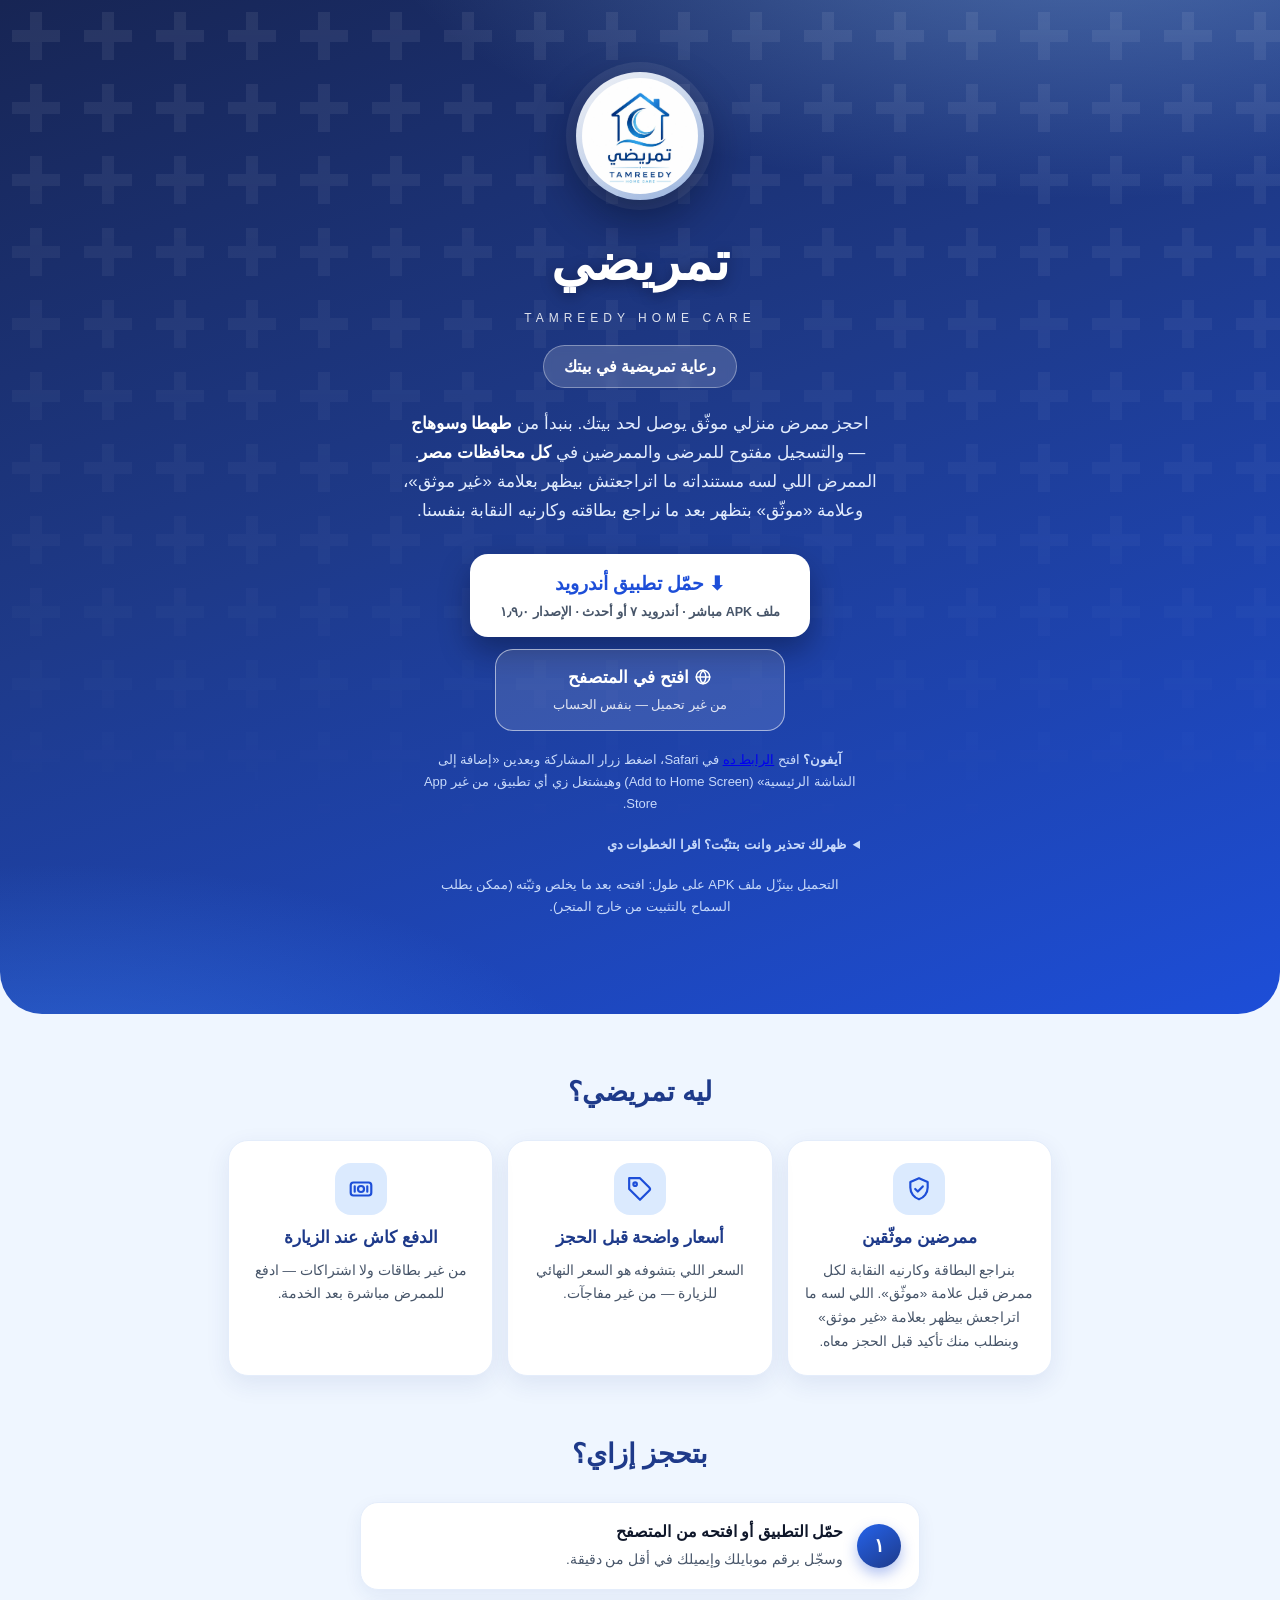
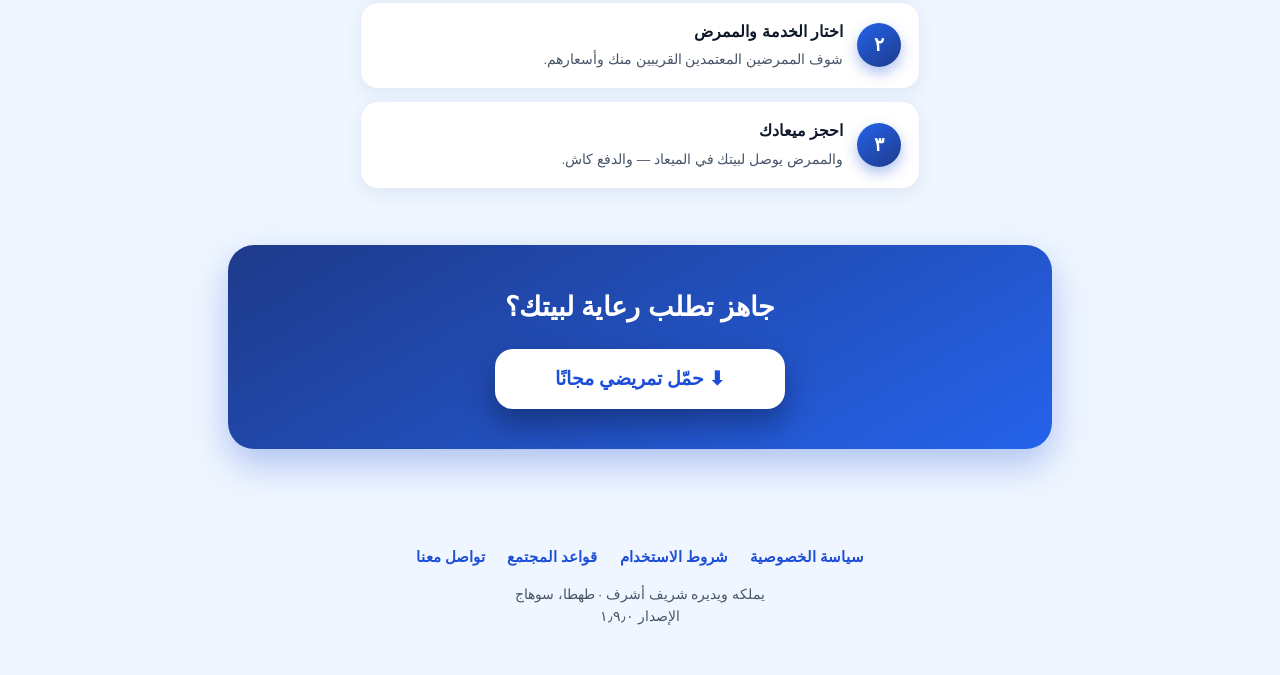
<file: index.html>
<!DOCTYPE html>
<html lang="ar" dir="rtl">
<head>
<meta charset="utf-8">
<meta name="viewport" content="width=device-width, initial-scale=1">
<title>تمريضي — رعاية تمريضية في بيتك</title>
<meta name="description" content="تمريضي: احجز ممرض منزلي موثّق. بنبدأ من طهطا وسوهاج والتسجيل مفتوح لكل محافظات مصر. أسعار واضحة والدفع كاش عند الزيارة.">
<meta name="theme-color" content="#1d4ed8">
<link rel="icon" href="logo.jpg">
<link rel="stylesheet" href="style.css">
</head>
<body>

<header class="hero">
  <div class="crosses" aria-hidden="true"></div>
  <div class="hero-in">
    <div class="logo-ring"><img src="logo.jpg" alt="شعار تمريضي"></div>
    <h1>تمريضي</h1>
    <div class="en">TAMREEDY HOME CARE</div>
    <div class="pill">رعاية تمريضية في بيتك</div>
    <p class="desc">احجز ممرض منزلي موثّق يوصل لحد بيتك. بنبدأ من <strong>طهطا وسوهاج</strong> — والتسجيل مفتوح للمرضى والممرضين في <strong>كل محافظات مصر</strong>. الممرض اللي لسه مستنداته ما اتراجعتش بيظهر بعلامة «غير موثق»، وعلامة «موثّق» بتظهر بعد ما نراجع بطاقته وكارنيه النقابة بنفسنا.</p>
    <div class="ctas">
      <a class="btn btn-main" href="./downloads/tamreedy.apk" type="application/vnd.android.package-archive">
        <span class="btn-title">⬇ حمّل تطبيق أندرويد</span>
        <span class="btn-sub">ملف APK مباشر · أندرويد ٧ أو أحدث · الإصدار ١٫٩٫٠</span>
      </a>
      <a class="btn btn-ghost" href="./app/">
        <span class="btn-title"><svg viewBox="0 0 24 24" width="18" height="18" fill="none" stroke="currentColor" stroke-width="2" stroke-linecap="round" style="vertical-align:-3px"><circle cx="12" cy="12" r="9"/><path d="M3 12h18M12 3c2.5 2.6 4 5.7 4 9s-1.5 6.4-4 9c-2.5-2.6-4-5.7-4-9s1.5-6.4 4-9z"/></svg> افتح في المتصفح</span>
        <span class="btn-sub">من غير تحميل — بنفس الحساب</span>
      </a>
    </div>
    <p class="note"><strong>آيفون؟</strong> افتح <a href="./app/">الرابط ده</a> في Safari، اضغط زرار المشاركة وبعدين «إضافة إلى الشاشة الرئيسية» (Add to Home Screen) وهيشتغل زي أي تطبيق، من غير App Store.</p>
    <details class="note" id="install-guide" style="text-align:start">
      <summary><strong>ظهرلك تحذير وانت بتثبّت؟ اقرا الخطوات دي</strong></summary>
      <ol style="line-height:1.9;margin:8px 0 0;padding-inline-start:20px">
        <li>بعد التحميل افتح الملف. لو أندرويد سألك عن «التثبيت من مصدر غير معروف» اضغط «الإعدادات» وفعّل «السماح من المتصفح ده»، وارجع واضغط تثبيت.</li>
        <li>لو ظهرت رسالة Google Play Protect: اضغط «تفاصيل أكتر» وبعدين «تثبيت على أي حال».</li>
        <li>التحذير ده بيظهر لأي تطبيق بيتحمّل من برّه متجر Google Play، مش معناه إن فيه مشكلة. التطبيق بتاعنا موقّع بشهادة تمريضي، وهننقله لمتجر Google Play قريب عشان التحذير يختفي.</li>
        <li>لو بتحدّث تطبيق متثبّت: نزّل الملف وثبّته فوق القديم، حسابك مش هيتأثر.</li>
      </ol>
    </details>
    <p class="note">التحميل بينزّل ملف APK على طول: افتحه بعد ما يخلص وثبّته (ممكن يطلب السماح بالتثبيت من خارج المتجر).</p>
  </div>
</header>

<main>
  <section class="section">
    <h2>ليه تمريضي؟</h2>
    <div class="cards">
      <div class="card">
        <div class="card-ic"><svg viewBox="0 0 24 24" width="26" height="26" fill="none" stroke="#1d4ed8" stroke-width="2" stroke-linecap="round" stroke-linejoin="round"><path d="M12 2l8 3.5v5.2c0 5-3.4 9.4-8 10.8-4.6-1.4-8-5.8-8-10.8V5.5z"/><path d="M8.5 12l2.4 2.4 4.6-4.8"/></svg></div>
        <strong>ممرضين موثّقين</strong>
        <span>بنراجع البطاقة وكارنيه النقابة لكل ممرض قبل علامة «موثّق». اللي لسه ما اتراجعش بيظهر بعلامة «غير موثق» وبنطلب منك تأكيد قبل الحجز معاه.</span>
      </div>
      <div class="card">
        <div class="card-ic"><svg viewBox="0 0 24 24" width="26" height="26" fill="none" stroke="#1d4ed8" stroke-width="2" stroke-linecap="round" stroke-linejoin="round"><path d="M20.6 13.4L12 22 2 12V2h10l8.6 8.6a2 2 0 010 2.8z"/><circle cx="7.5" cy="7.5" r="1.6"/></svg></div>
        <strong>أسعار واضحة قبل الحجز</strong>
        <span>السعر اللي بتشوفه هو السعر النهائي للزيارة — من غير مفاجآت.</span>
      </div>
      <div class="card">
        <div class="card-ic"><svg viewBox="0 0 24 24" width="26" height="26" fill="none" stroke="#1d4ed8" stroke-width="2" stroke-linecap="round" stroke-linejoin="round"><rect x="2.5" y="6" width="19" height="12" rx="2.5"/><circle cx="12" cy="12" r="2.8"/><path d="M6.2 9.5v5M17.8 9.5v5"/></svg></div>
        <strong>الدفع كاش عند الزيارة</strong>
        <span>من غير بطاقات ولا اشتراكات — ادفع للممرض مباشرة بعد الخدمة.</span>
      </div>
    </div>
  </section>

  <section class="section steps-sec">
    <h2>بتحجز إزاي؟</h2>
    <ol class="steps">
      <li><b>١</b><div><strong>حمّل التطبيق أو افتحه من المتصفح</strong><span>وسجّل برقم موبايلك وإيميلك في أقل من دقيقة.</span></div></li>
      <li><b>٢</b><div><strong>اختار الخدمة والممرض</strong><span>شوف الممرضين المعتمدين القريبين منك وأسعارهم.</span></div></li>
      <li><b>٣</b><div><strong>احجز ميعادك</strong><span>والممرض يوصل لبيتك في الميعاد — والدفع كاش.</span></div></li>
    </ol>
  </section>

  <section class="section cta-band">
    <h2>جاهز تطلب رعاية لبيتك؟</h2>
    <a class="btn btn-main" href="./downloads/tamreedy.apk" type="application/vnd.android.package-archive">
      <span class="btn-title">⬇ حمّل تمريضي مجانًا</span>
    </a>
  </section>
</main>

<footer class="foot">
  <div class="links">
    <a href="privacy.html">سياسة الخصوصية</a>
    <a href="terms.html">شروط الاستخدام</a>
    <a href="community.html">قواعد المجتمع</a>
    <a href="mailto:tamreedy.project@gmail.com">تواصل معنا</a>
  </div>
  <p>يملكه ويديره شريف أشرف · طهطا، سوهاج<br>الإصدار ١٫٩٫٠</p>
</footer>

</body>
</html>
</file>
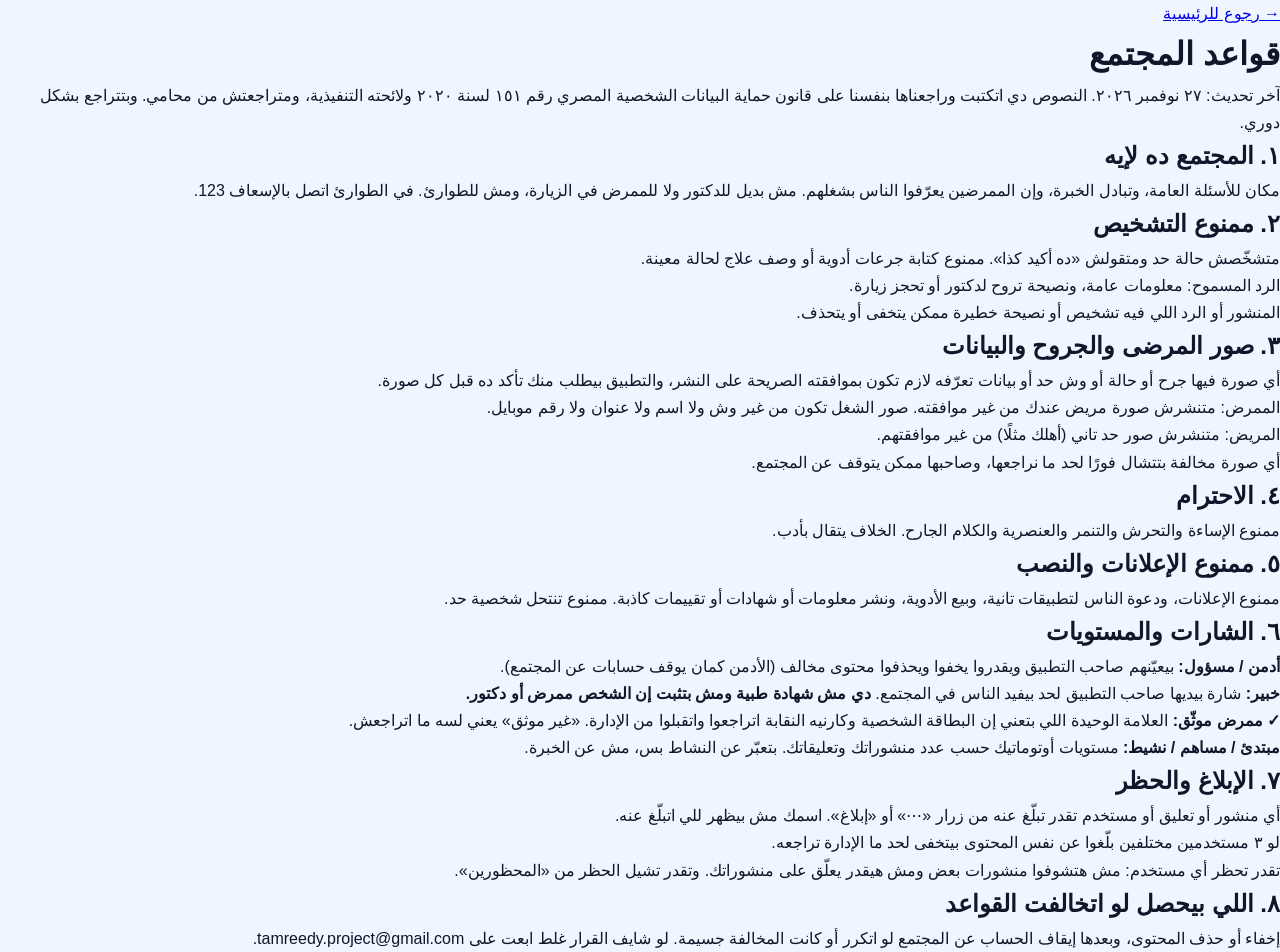
<file: community.html>
<!DOCTYPE html>
<html lang="ar" dir="rtl">
<head>
<meta charset="utf-8">
<meta name="viewport" content="width=device-width, initial-scale=1">
<title>قواعد المجتمع — تمريضي</title>
<link rel="icon" href="logo.jpg">
<link rel="stylesheet" href="style.css">
</head>
<body>
<div class="wrap legal">
  <a class="back" href="index.html">→ رجوع للرئيسية</a>
  <h1>قواعد المجتمع</h1>
  <p class="upd">آخر تحديث: ٢٧ نوفمبر ٢٠٢٦. النصوص دي اتكتبت وراجعناها بنفسنا على قانون حماية البيانات الشخصية المصري رقم ١٥١ لسنة ٢٠٢٠ ولائحته التنفيذية، ومتراجعتش من محامي. وبتتراجع بشكل دوري.</p>

  <h2>١. المجتمع ده لإيه</h2>
  <p>مكان للأسئلة العامة، وتبادل الخبرة، وإن الممرضين يعرّفوا الناس بشغلهم. مش بديل للدكتور ولا للممرض في الزيارة، ومش للطوارئ. في الطوارئ اتصل بالإسعاف <bdi>123</bdi>.</p>

  <h2>٢. ممنوع التشخيص</h2>
  <ul>
      <li>متشخّصش حالة حد ومتقولش «ده أكيد كذا». ممنوع كتابة جرعات أدوية أو وصف علاج لحالة معينة.</li>
      <li>الرد المسموح: معلومات عامة، ونصيحة تروح لدكتور أو تحجز زيارة.</li>
      <li>المنشور أو الرد اللي فيه تشخيص أو نصيحة خطيرة ممكن يتخفى أو يتحذف.</li>
  </ul>

  <h2>٣. صور المرضى والجروح والبيانات</h2>
  <ul>
      <li>أي صورة فيها جرح أو حالة أو وش حد أو بيانات تعرّفه لازم تكون بموافقته الصريحة على النشر، والتطبيق بيطلب منك تأكد ده قبل كل صورة.</li>
      <li>الممرض: متنشرش صورة مريض عندك من غير موافقته. صور الشغل تكون من غير وش ولا اسم ولا عنوان ولا رقم موبايل.</li>
      <li>المريض: متنشرش صور حد تاني (أهلك مثلًا) من غير موافقتهم.</li>
      <li>أي صورة مخالفة بتتشال فورًا لحد ما نراجعها، وصاحبها ممكن يتوقف عن المجتمع.</li>
  </ul>

  <h2>٤. الاحترام</h2>
  <p>ممنوع الإساءة والتحرش والتنمر والعنصرية والكلام الجارح. الخلاف يتقال بأدب.</p>

  <h2>٥. ممنوع الإعلانات والنصب</h2>
  <p>ممنوع الإعلانات، ودعوة الناس لتطبيقات تانية، وبيع الأدوية، ونشر معلومات أو شهادات أو تقييمات كاذبة. ممنوع تنتحل شخصية حد.</p>

  <h2>٦. الشارات والمستويات</h2>
  <ul>
      <li><strong>أدمن / مسؤول:</strong> بيعيّنهم صاحب التطبيق ويقدروا يخفوا ويحذفوا محتوى مخالف (الأدمن كمان يوقف حسابات عن المجتمع).</li>
      <li><strong>خبير:</strong> شارة بيديها صاحب التطبيق لحد بيفيد الناس في المجتمع. <strong>دي مش شهادة طبية ومش بتثبت إن الشخص ممرض أو دكتور.</strong></li>
      <li><strong>✓ ممرض موثّق:</strong> العلامة الوحيدة اللي بتعني إن البطاقة الشخصية وكارنيه النقابة اتراجعوا واتقبلوا من الإدارة. «غير موثق» يعني لسه ما اتراجعش.</li>
      <li><strong>مبتدئ / مساهم / نشيط:</strong> مستويات أوتوماتيك حسب عدد منشوراتك وتعليقاتك. بتعبّر عن النشاط بس، مش عن الخبرة.</li>
  </ul>

  <h2>٧. الإبلاغ والحظر</h2>
  <ul>
      <li>أي منشور أو تعليق أو مستخدم تقدر تبلّغ عنه من زرار «⋯» أو «إبلاغ». اسمك مش بيظهر للي اتبلّغ عنه.</li>
      <li>لو ٣ مستخدمين مختلفين بلّغوا عن نفس المحتوى بيتخفى لحد ما الإدارة تراجعه.</li>
      <li>تقدر تحظر أي مستخدم: مش هتشوفوا منشورات بعض ومش هيقدر يعلّق على منشوراتك. وتقدر تشيل الحظر من «المحظورين».</li>
  </ul>

  <h2>٨. اللي بيحصل لو اتخالفت القواعد</h2>
  <p>إخفاء أو حذف المحتوى، وبعدها إيقاف الحساب عن المجتمع لو اتكرر أو كانت المخالفة جسيمة. لو شايف القرار غلط ابعت على <bdi>tamreedy.project@gmail.com</bdi>.</p>
        
</div>
</body>
</html>
</file>
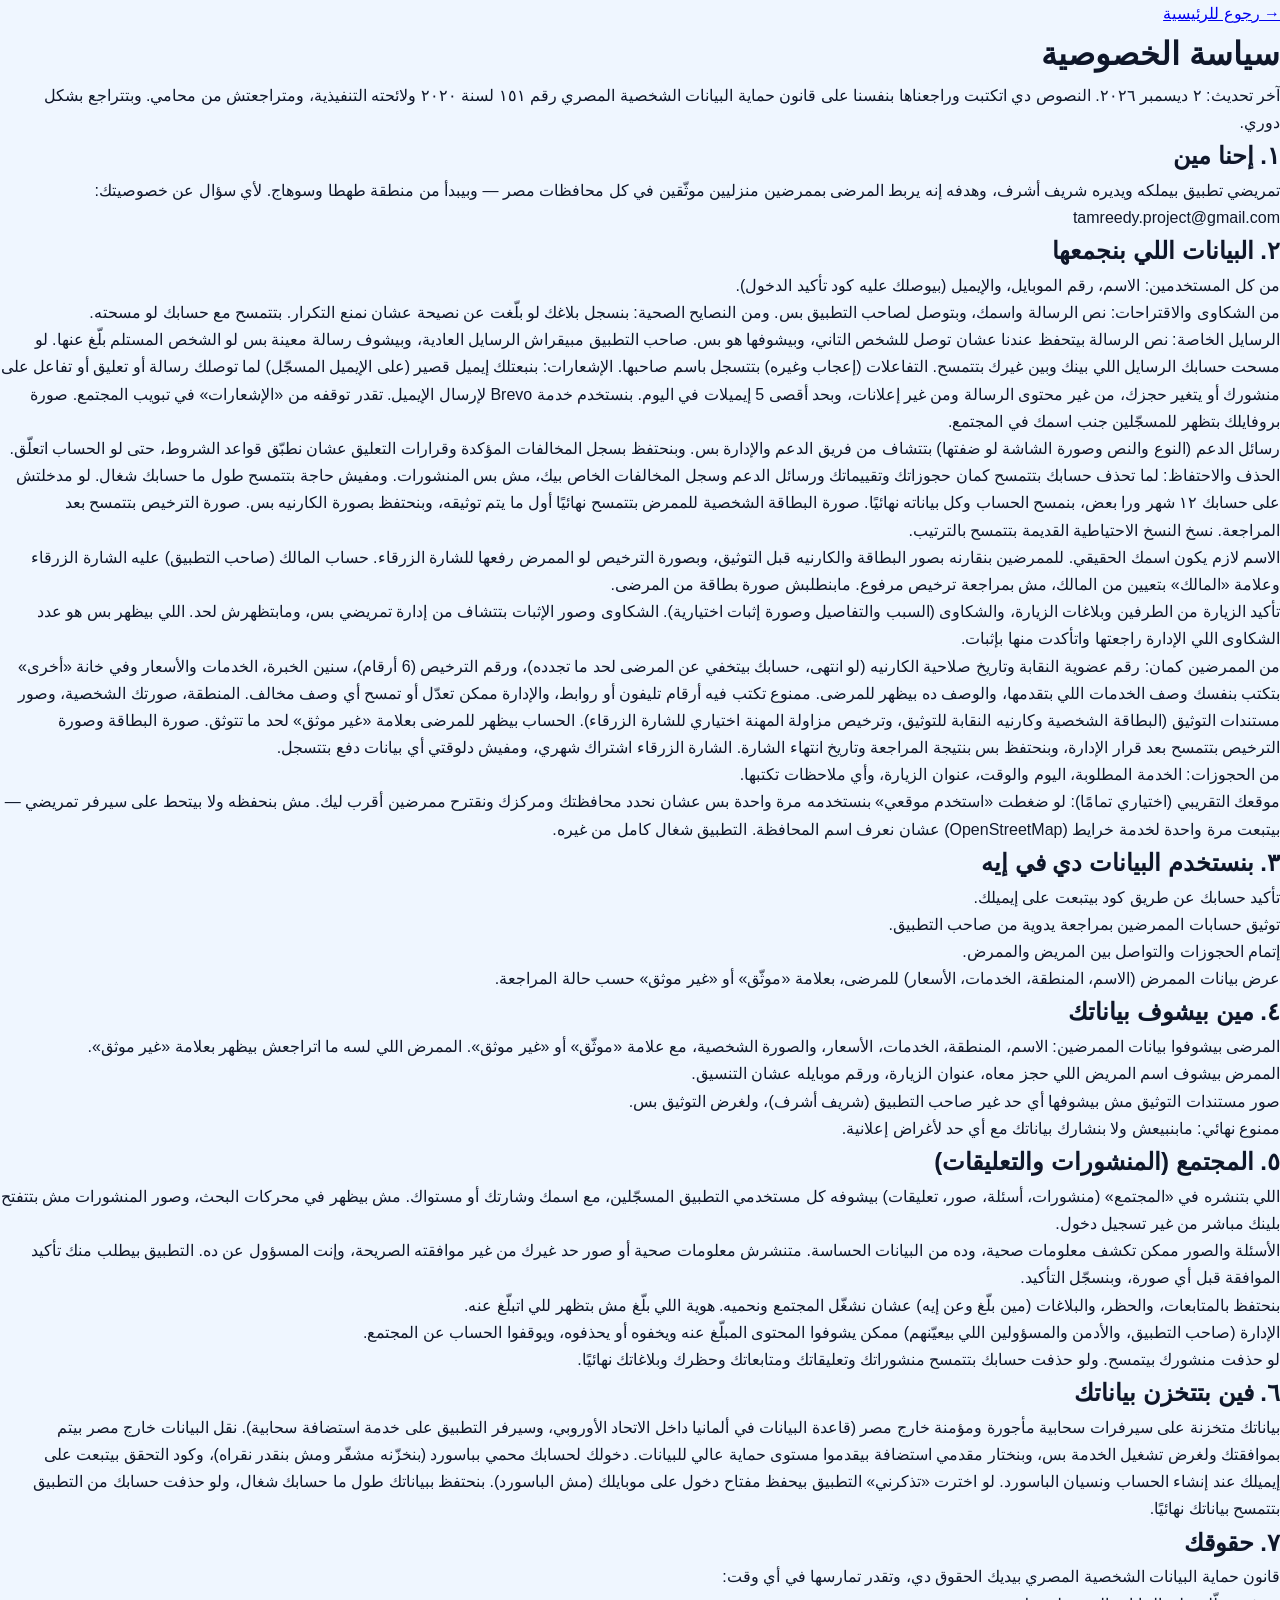
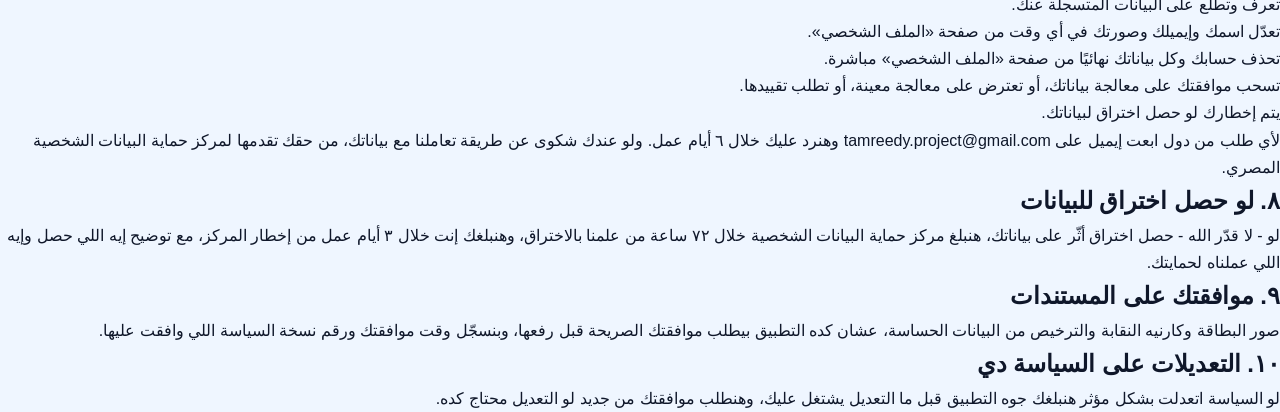
<file: privacy.html>
<!DOCTYPE html>
<html lang="ar" dir="rtl">
<head>
<meta charset="utf-8">
<meta name="viewport" content="width=device-width, initial-scale=1">
<title>سياسة الخصوصية — تمريضي</title>
<link rel="icon" href="logo.jpg">
<link rel="stylesheet" href="style.css">
</head>
<body>
<div class="wrap legal">
  <a class="back" href="index.html">→ رجوع للرئيسية</a>
  <h1>سياسة الخصوصية</h1>
  <p class="upd">آخر تحديث: ٢ ديسمبر ٢٠٢٦. النصوص دي اتكتبت وراجعناها بنفسنا على قانون حماية البيانات الشخصية المصري رقم ١٥١ لسنة ٢٠٢٠ ولائحته التنفيذية، ومتراجعتش من محامي. وبتتراجع بشكل دوري.</p>

  <h2>١. إحنا مين</h2>
  <p>تمريضي تطبيق بيملكه ويديره شريف أشرف، وهدفه إنه يربط المرضى بممرضين منزليين موثّقين في كل محافظات مصر — وبيبدأ من منطقة طهطا وسوهاج. لأي سؤال عن خصوصيتك: <bdi>tamreedy.project@gmail.com</bdi></p>

  <h2>٢. البيانات اللي بنجمعها</h2>
  <ul>
      <li>من كل المستخدمين: الاسم، رقم الموبايل، والإيميل (بيوصلك عليه كود تأكيد الدخول).</li>
    <li>من الشكاوى والاقتراحات: نص الرسالة واسمك، وبتوصل لصاحب التطبيق بس. ومن النصايح الصحية: بنسجل بلاغك لو بلّغت عن نصيحة عشان نمنع التكرار. بتتمسح مع حسابك لو مسحته.</li>
    <li>الرسايل الخاصة: نص الرسالة بيتحفظ عندنا عشان توصل للشخص التاني، وبيشوفها هو بس. صاحب التطبيق مبيقراش الرسايل العادية، وبيشوف رسالة معينة بس لو الشخص المستلم بلّغ عنها. لو مسحت حسابك الرسايل اللي بينك وبين غيرك بتتمسح. التفاعلات (إعجاب وغيره) بتتسجل باسم صاحبها. الإشعارات: بنبعتلك إيميل قصير (على الإيميل المسجّل) لما توصلك رسالة أو تعليق أو تفاعل على منشورك أو يتغير حجزك، من غير محتوى الرسالة ومن غير إعلانات، وبحد أقصى 5 إيميلات في اليوم. بنستخدم خدمة Brevo لإرسال الإيميل. تقدر توقفه من «الإشعارات» في تبويب المجتمع. صورة بروفايلك بتظهر للمسجّلين جنب اسمك في المجتمع.</li>
      <li>رسائل الدعم (النوع والنص وصورة الشاشة لو ضفتها) بتتشاف من فريق الدعم والإدارة بس. وبنحتفظ بسجل المخالفات المؤكدة وقرارات التعليق عشان نطبّق قواعد الشروط، حتى لو الحساب اتعلّق.</li>
      <li>الحذف والاحتفاظ: لما تحذف حسابك بتتمسح كمان حجوزاتك وتقييماتك ورسائل الدعم وسجل المخالفات الخاص بيك، مش بس المنشورات. ومفيش حاجة بتتمسح طول ما حسابك شغال. لو مدخلتش على حسابك ١٢ شهر ورا بعض، بنمسح الحساب وكل بياناته نهائيًا. صورة البطاقة الشخصية للممرض بتتمسح نهائيًا أول ما يتم توثيقه، وبنحتفظ بصورة الكارنيه بس. صورة الترخيص بتتمسح بعد المراجعة. نسخ النسخ الاحتياطية القديمة بتتمسح بالترتيب.</li>
      <li>الاسم لازم يكون اسمك الحقيقي. للممرضين بنقارنه بصور البطاقة والكارنيه قبل التوثيق، وبصورة الترخيص لو الممرض رفعها للشارة الزرقاء. حساب المالك (صاحب التطبيق) عليه الشارة الزرقاء وعلامة «المالك» بتعيين من المالك، مش بمراجعة ترخيص مرفوع. مابنطلبش صورة بطاقة من المرضى.</li>
      <li>تأكيد الزيارة من الطرفين وبلاغات الزيارة، والشكاوى (السبب والتفاصيل وصورة إثبات اختيارية). الشكاوى وصور الإثبات بتتشاف من إدارة تمريضي بس، ومابتظهرش لحد. اللي بيظهر بس هو عدد الشكاوى اللي الإدارة راجعتها واتأكدت منها بإثبات.</li>
      <li>من الممرضين كمان: رقم عضوية النقابة وتاريخ صلاحية الكارنيه (لو انتهى، حسابك بيتخفي عن المرضى لحد ما تجدده)، ورقم الترخيص (6 أرقام)، سنين الخبرة، الخدمات والأسعار وفي خانة «أخرى» بتكتب بنفسك وصف الخدمات اللي بتقدمها، والوصف ده بيظهر للمرضى. ممنوع تكتب فيه أرقام تليفون أو روابط، والإدارة ممكن تعدّل أو تمسح أي وصف مخالف. المنطقة، صورتك الشخصية، وصور مستندات التوثيق (البطاقة الشخصية وكارنيه النقابة للتوثيق، وترخيص مزاولة المهنة اختياري للشارة الزرقاء). الحساب بيظهر للمرضى بعلامة «غير موثق» لحد ما تتوثق. صورة البطاقة وصورة الترخيص بتتمسح بعد قرار الإدارة، وبنحتفظ بس بنتيجة المراجعة وتاريخ انتهاء الشارة. الشارة الزرقاء اشتراك شهري، ومفيش دلوقتي أي بيانات دفع بتتسجل.</li>
      <li>من الحجوزات: الخدمة المطلوبة، اليوم والوقت، عنوان الزيارة، وأي ملاحظات تكتبها.</li>
      <li>موقعك التقريبي (اختياري تمامًا): لو ضغطت «استخدم موقعي» بنستخدمه مرة واحدة بس عشان نحدد محافظتك ومركزك ونقترح ممرضين أقرب ليك. مش بنحفظه ولا بيتحط على سيرفر تمريضي — بيتبعت مرة واحدة لخدمة خرايط (OpenStreetMap) عشان نعرف اسم المحافظة. التطبيق شغال كامل من غيره.</li>
  </ul>

  <h2>٣. بنستخدم البيانات دي في إيه</h2>
  <ul>
      <li>تأكيد حسابك عن طريق كود بيتبعت على إيميلك.</li>
      <li>توثيق حسابات الممرضين بمراجعة يدوية من صاحب التطبيق.</li>
      <li>إتمام الحجوزات والتواصل بين المريض والممرض.</li>
      <li>عرض بيانات الممرض (الاسم، المنطقة، الخدمات، الأسعار) للمرضى، بعلامة «موثّق» أو «غير موثق» حسب حالة المراجعة.</li>
  </ul>

  <h2>٤. مين بيشوف بياناتك</h2>
  <ul>
      <li>المرضى بيشوفوا بيانات الممرضين: الاسم، المنطقة، الخدمات، الأسعار، والصورة الشخصية، مع علامة «موثّق» أو «غير موثق». الممرض اللي لسه ما اتراجعش بيظهر بعلامة «غير موثق».</li>
      <li>الممرض بيشوف اسم المريض اللي حجز معاه، عنوان الزيارة، ورقم موبايله عشان التنسيق.</li>
      <li>صور مستندات التوثيق مش بيشوفها أي حد غير صاحب التطبيق (شريف أشرف)، ولغرض التوثيق بس.</li>
      <li>ممنوع نهائي: مابنبيعش ولا بنشارك بياناتك مع أي حد لأغراض إعلانية.</li>
  </ul>

  <h2>٥. المجتمع (المنشورات والتعليقات)</h2>
  <ul>
      <li>اللي بتنشره في «المجتمع» (منشورات، أسئلة، صور، تعليقات) بيشوفه كل مستخدمي التطبيق المسجّلين، مع اسمك وشارتك أو مستواك. مش بيظهر في محركات البحث، وصور المنشورات مش بتتفتح بلينك مباشر من غير تسجيل دخول.</li>
      <li>الأسئلة والصور ممكن تكشف معلومات صحية، وده من البيانات الحساسة. متنشرش معلومات صحية أو صور حد غيرك من غير موافقته الصريحة، وإنت المسؤول عن ده. التطبيق بيطلب منك تأكيد الموافقة قبل أي صورة، وبنسجّل التأكيد.</li>
      <li>بنحتفظ بالمتابعات، والحظر، والبلاغات (مين بلّغ وعن إيه) عشان نشغّل المجتمع ونحميه. هوية اللي بلّغ مش بتظهر للي اتبلّغ عنه.</li>
      <li>الإدارة (صاحب التطبيق، والأدمن والمسؤولين اللي بيعيّنهم) ممكن يشوفوا المحتوى المبلّغ عنه ويخفوه أو يحذفوه، ويوقفوا الحساب عن المجتمع.</li>
      <li>لو حذفت منشورك بيتمسح. ولو حذفت حسابك بتتمسح منشوراتك وتعليقاتك ومتابعاتك وحظرك وبلاغاتك نهائيًا.</li>
  </ul>

  <h2>٦. فين بتتخزن بياناتك</h2>
  <p>بياناتك متخزنة على سيرفرات سحابية مأجورة ومؤمنة خارج مصر (قاعدة البيانات في ألمانيا داخل الاتحاد الأوروبي، وسيرفر التطبيق على خدمة استضافة سحابية). نقل البيانات خارج مصر بيتم بموافقتك ولغرض تشغيل الخدمة بس، وبنختار مقدمي استضافة بيقدموا مستوى حماية عالي للبيانات. دخولك لحسابك محمي بباسورد (بنخزّنه مشفّر ومش بنقدر نقراه)، وكود التحقق بيتبعت على إيميلك عند إنشاء الحساب ونسيان الباسورد. لو اخترت «تذكرني» التطبيق بيحفظ مفتاح دخول على موبايلك (مش الباسورد). بنحتفظ ببياناتك طول ما حسابك شغال، ولو حذفت حسابك من التطبيق بتتمسح بياناتك نهائيًا.</p>

  <h2>٧. حقوقك</h2>
  <p>قانون حماية البيانات الشخصية المصري بيديك الحقوق دي، وتقدر تمارسها في أي وقت:</p>
  <ul>
      <li>تعرف وتطّلع على البيانات المتسجلة عنك.</li>
      <li>تعدّل اسمك وإيميلك وصورتك في أي وقت من صفحة «الملف الشخصي».</li>
      <li>تحذف حسابك وكل بياناتك نهائيًا من صفحة «الملف الشخصي» مباشرة.</li>
      <li>تسحب موافقتك على معالجة بياناتك، أو تعترض على معالجة معينة، أو تطلب تقييدها.</li>
      <li>يتم إخطارك لو حصل اختراق لبياناتك.</li>
  </ul>
  <p>لأي طلب من دول ابعت إيميل على <bdi>tamreedy.project@gmail.com</bdi> وهنرد عليك خلال ٦ أيام عمل. ولو عندك شكوى عن طريقة تعاملنا مع بياناتك، من حقك تقدمها لمركز حماية البيانات الشخصية المصري.</p>

  <h2>٨. لو حصل اختراق للبيانات</h2>
  <p>لو - لا قدّر الله - حصل اختراق أثّر على بياناتك، هنبلغ مركز حماية البيانات الشخصية خلال ٧٢ ساعة من علمنا بالاختراق، وهنبلغك إنت خلال ٣ أيام عمل من إخطار المركز، مع توضيح إيه اللي حصل وإيه اللي عملناه لحمايتك.</p>

  <h2>٩. موافقتك على المستندات</h2>
  <p>صور البطاقة وكارنيه النقابة والترخيص من البيانات الحساسة، عشان كده التطبيق بيطلب موافقتك الصريحة قبل رفعها، وبنسجّل وقت موافقتك ورقم نسخة السياسة اللي وافقت عليها.</p>

  <h2>١٠. التعديلات على السياسة دي</h2>
  <p>لو السياسة اتعدلت بشكل مؤثر هنبلغك جوه التطبيق قبل ما التعديل يشتغل عليك، وهنطلب موافقتك من جديد لو التعديل محتاج كده.</p>
        
</div>
</body>
</html>
</file>
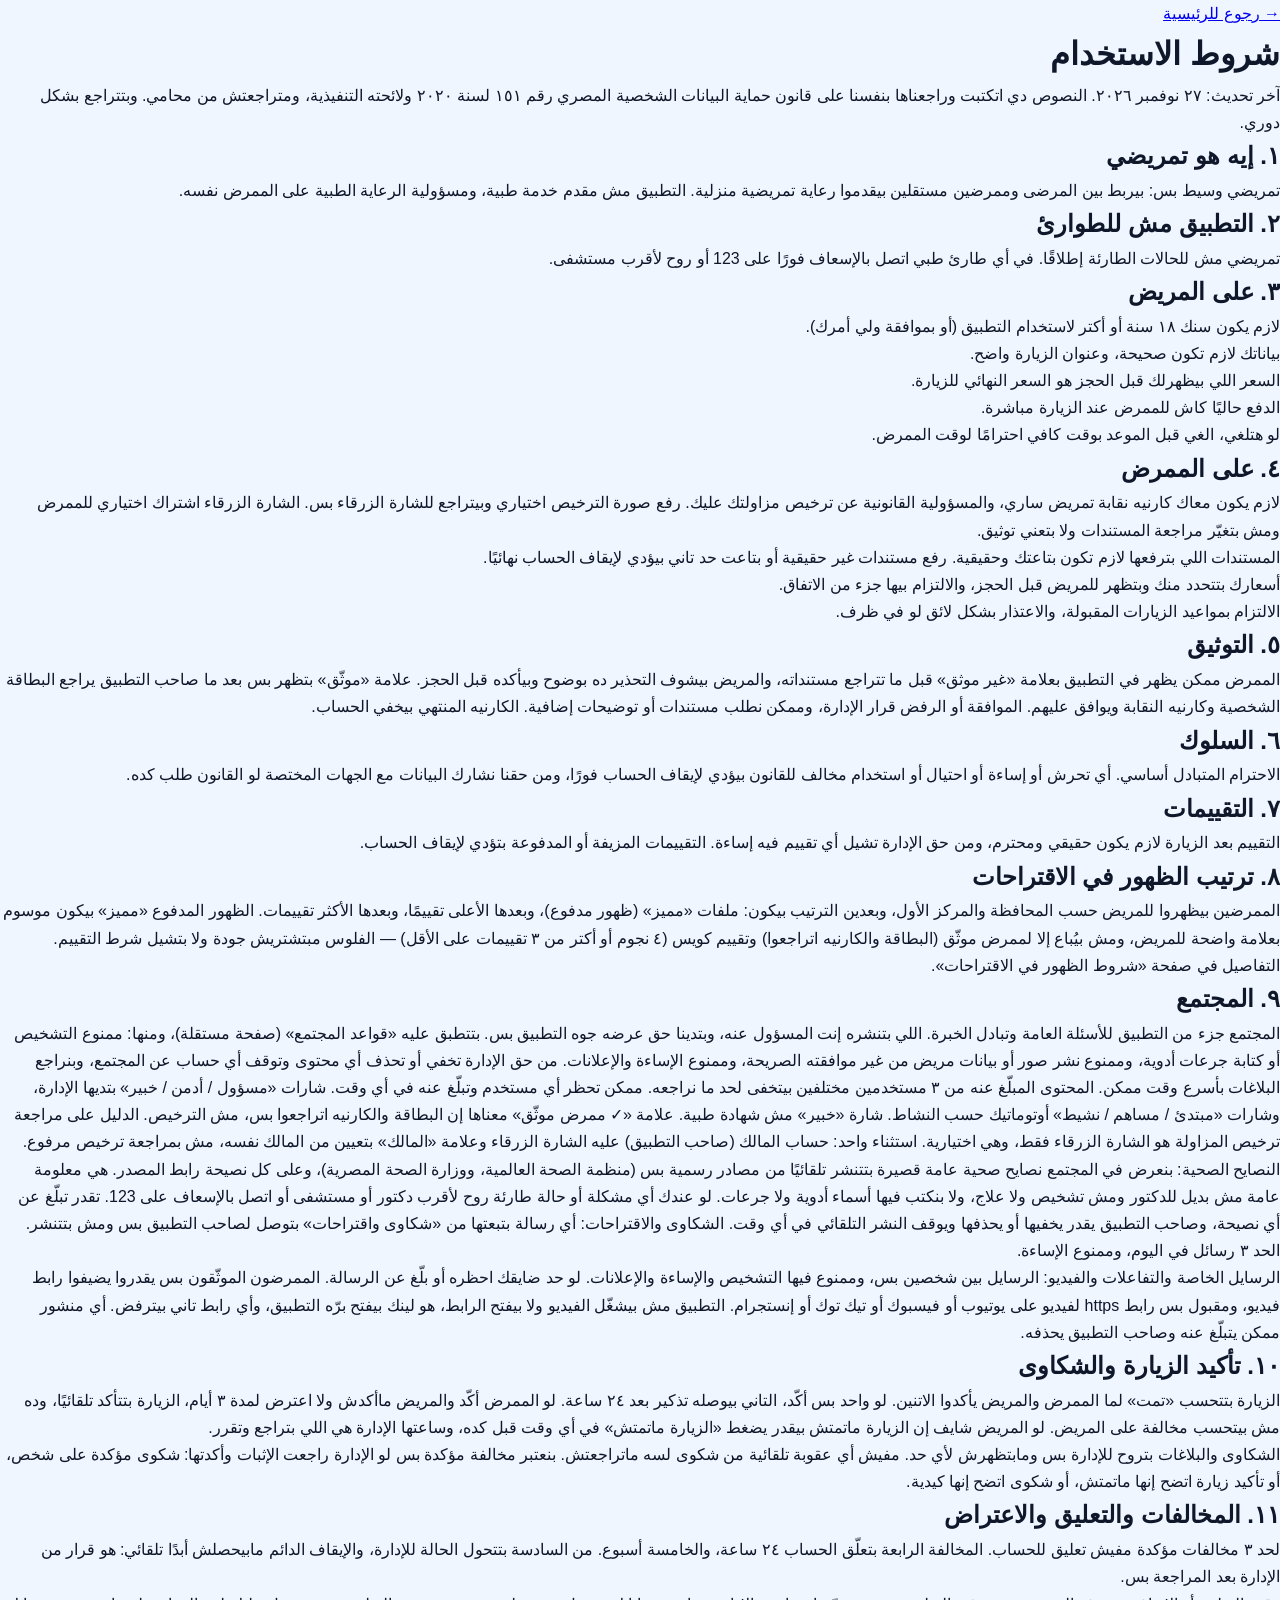
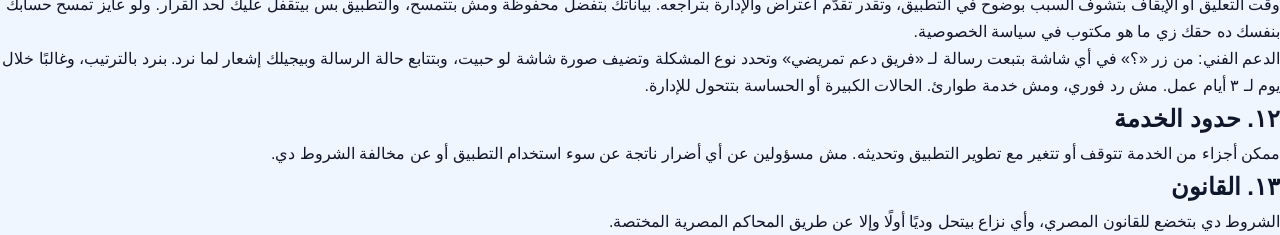
<file: terms.html>
<!DOCTYPE html>
<html lang="ar" dir="rtl">
<head>
<meta charset="utf-8">
<meta name="viewport" content="width=device-width, initial-scale=1">
<title>شروط الاستخدام — تمريضي</title>
<link rel="icon" href="logo.jpg">
<link rel="stylesheet" href="style.css">
</head>
<body>
<div class="wrap legal">
  <a class="back" href="index.html">→ رجوع للرئيسية</a>
  <h1>شروط الاستخدام</h1>
  <p class="upd">آخر تحديث: ٢٧ نوفمبر ٢٠٢٦. النصوص دي اتكتبت وراجعناها بنفسنا على قانون حماية البيانات الشخصية المصري رقم ١٥١ لسنة ٢٠٢٠ ولائحته التنفيذية، ومتراجعتش من محامي. وبتتراجع بشكل دوري.</p>

  <h2>١. إيه هو تمريضي</h2>
  <p>تمريضي وسيط بس: بيربط بين المرضى وممرضين مستقلين بيقدموا رعاية تمريضية منزلية. التطبيق مش مقدم خدمة طبية، ومسؤولية الرعاية الطبية على الممرض نفسه.</p>

  <h2>٢. التطبيق مش للطوارئ</h2>
  <p>تمريضي مش للحالات الطارئة إطلاقًا. في أي طارئ طبي اتصل بالإسعاف فورًا على <bdi>123</bdi> أو روح لأقرب مستشفى.</p>

  <h2>٣. على المريض</h2>
  <ul>
      <li>لازم يكون سنك ١٨ سنة أو أكتر لاستخدام التطبيق (أو بموافقة ولي أمرك).</li>
      <li>بياناتك لازم تكون صحيحة، وعنوان الزيارة واضح.</li>
      <li>السعر اللي بيظهرلك قبل الحجز هو السعر النهائي للزيارة.</li>
      <li>الدفع حاليًا كاش للممرض عند الزيارة مباشرة.</li>
      <li>لو هتلغي، الغي قبل الموعد بوقت كافي احترامًا لوقت الممرض.</li>
  </ul>

  <h2>٤. على الممرض</h2>
  <ul>
      <li>لازم يكون معاك كارنيه نقابة تمريض ساري، والمسؤولية القانونية عن ترخيص مزاولتك عليك. رفع صورة الترخيص اختياري وبيتراجع للشارة الزرقاء بس. الشارة الزرقاء اشتراك اختياري للممرض ومش بتغيّر مراجعة المستندات ولا بتعني توثيق.</li>
      <li>المستندات اللي بترفعها لازم تكون بتاعتك وحقيقية. رفع مستندات غير حقيقية أو بتاعت حد تاني بيؤدي لإيقاف الحساب نهائيًا.</li>
      <li>أسعارك بتتحدد منك وبتظهر للمريض قبل الحجز، والالتزام بيها جزء من الاتفاق.</li>
      <li>الالتزام بمواعيد الزيارات المقبولة، والاعتذار بشكل لائق لو في ظرف.</li>
  </ul>

  <h2>٥. التوثيق</h2>
  <p>الممرض ممكن يظهر في التطبيق بعلامة «غير موثق» قبل ما تتراجع مستنداته، والمريض بيشوف التحذير ده بوضوح وبيأكده قبل الحجز. علامة «موثّق» بتظهر بس بعد ما صاحب التطبيق يراجع البطاقة الشخصية وكارنيه النقابة ويوافق عليهم. الموافقة أو الرفض قرار الإدارة، وممكن نطلب مستندات أو توضيحات إضافية. الكارنيه المنتهي بيخفي الحساب.</p>

  <h2>٦. السلوك</h2>
  <p>الاحترام المتبادل أساسي. أي تحرش أو إساءة أو احتيال أو استخدام مخالف للقانون بيؤدي لإيقاف الحساب فورًا، ومن حقنا نشارك البيانات مع الجهات المختصة لو القانون طلب كده.</p>

  <h2>٧. التقييمات</h2>
  <p>التقييم بعد الزيارة لازم يكون حقيقي ومحترم، ومن حق الإدارة تشيل أي تقييم فيه إساءة. التقييمات المزيفة أو المدفوعة بتؤدي لإيقاف الحساب.</p>

  <h2>٨. ترتيب الظهور في الاقتراحات</h2>
  <p>الممرضين بيظهروا للمريض حسب المحافظة والمركز الأول، وبعدين الترتيب بيكون: ملفات «مميز» (ظهور مدفوع)، وبعدها الأعلى تقييمًا، وبعدها الأكثر تقييمات. الظهور المدفوع «مميز» بيكون موسوم بعلامة واضحة للمريض، ومش بيُباع إلا لممرض موثّق (البطاقة والكارنيه اتراجعوا) وتقييم كويس (٤ نجوم أو أكتر من ٣ تقييمات على الأقل) — الفلوس مبتشتريش جودة ولا بتشيل شرط التقييم. التفاصيل في صفحة «شروط الظهور في الاقتراحات».</p>

  <h2>٩. المجتمع</h2>
  <p>المجتمع جزء من التطبيق للأسئلة العامة وتبادل الخبرة. اللي بتنشره إنت المسؤول عنه، وبتدينا حق عرضه جوه التطبيق بس. بتتطبق عليه «قواعد المجتمع» (صفحة مستقلة)، ومنها: ممنوع التشخيص أو كتابة جرعات أدوية، وممنوع نشر صور أو بيانات مريض من غير موافقته الصريحة، وممنوع الإساءة والإعلانات. من حق الإدارة تخفي أو تحذف أي محتوى وتوقف أي حساب عن المجتمع، وبنراجع البلاغات بأسرع وقت ممكن. المحتوى المبلّغ عنه من ٣ مستخدمين مختلفين بيتخفى لحد ما نراجعه. ممكن تحظر أي مستخدم وتبلّغ عنه في أي وقت. شارات «مسؤول / أدمن / خبير» بتديها الإدارة، وشارات «مبتدئ / مساهم / نشيط» أوتوماتيك حسب النشاط. شارة «خبير» مش شهادة طبية. علامة «✓ ممرض موثّق» معناها إن البطاقة والكارنيه اتراجعوا بس، مش الترخيص. الدليل على مراجعة ترخيص المزاولة هو الشارة الزرقاء فقط، وهي اختيارية. استثناء واحد: حساب المالك (صاحب التطبيق) عليه الشارة الزرقاء وعلامة «المالك» بتعيين من المالك نفسه، مش بمراجعة ترخيص مرفوع.</p>
  <p>النصايح الصحية: بنعرض في المجتمع نصايح صحية عامة قصيرة بتتنشر تلقائيًا من مصادر رسمية بس (منظمة الصحة العالمية، ووزارة الصحة المصرية)، وعلى كل نصيحة رابط المصدر. هي معلومة عامة مش بديل للدكتور ومش تشخيص ولا علاج، ولا بنكتب فيها أسماء أدوية ولا جرعات. لو عندك أي مشكلة أو حالة طارئة روح لأقرب دكتور أو مستشفى أو اتصل بالإسعاف على 123. تقدر تبلّغ عن أي نصيحة، وصاحب التطبيق يقدر يخفيها أو يحذفها ويوقف النشر التلقائي في أي وقت. الشكاوى والاقتراحات: أي رسالة بتبعتها من «شكاوى واقتراحات» بتوصل لصاحب التطبيق بس ومش بتتنشر. الحد ٣ رسائل في اليوم، وممنوع الإساءة.</p>
  <p>الرسايل الخاصة والتفاعلات والفيديو: الرسايل بين شخصين بس، وممنوع فيها التشخيص والإساءة والإعلانات. لو حد ضايقك احظره أو بلّغ عن الرسالة. الممرضون الموثّقون بس يقدروا يضيفوا رابط فيديو، ومقبول بس رابط https لفيديو على يوتيوب أو فيسبوك أو تيك توك أو إنستجرام. التطبيق مش بيشغّل الفيديو ولا بيفتح الرابط، هو لينك بيفتح برّه التطبيق، وأي رابط تاني بيترفض. أي منشور ممكن يتبلّغ عنه وصاحب التطبيق يحذفه.</p>

  <h2>١٠. تأكيد الزيارة والشكاوى</h2>
  <p>الزيارة بتتحسب «تمت» لما الممرض والمريض يأكدوا الاتنين. لو واحد بس أكّد، التاني بيوصله تذكير بعد ٢٤ ساعة. لو الممرض أكّد والمريض ماأكدش ولا اعترض لمدة ٣ أيام، الزيارة بتتأكد تلقائيًا، وده مش بيتحسب مخالفة على المريض. لو المريض شايف إن الزيارة ماتمتش بيقدر يضغط «الزيارة ماتمتش» في أي وقت قبل كده، وساعتها الإدارة هي اللي بتراجع وتقرر.</p>
  <p>الشكاوى والبلاغات بتروح للإدارة بس ومابتظهرش لأي حد. مفيش أي عقوبة تلقائية من شكوى لسه ماتراجعتش. بنعتبر مخالفة مؤكدة بس لو الإدارة راجعت الإثبات وأكدتها: شكوى مؤكدة على شخص، أو تأكيد زيارة اتضح إنها ماتمتش، أو شكوى اتضح إنها كيدية.</p>

  <h2>١١. المخالفات والتعليق والاعتراض</h2>
  <p>لحد ٣ مخالفات مؤكدة مفيش تعليق للحساب. المخالفة الرابعة بتعلّق الحساب ٢٤ ساعة، والخامسة أسبوع. من السادسة بتتحول الحالة للإدارة، والإيقاف الدائم مابيحصلش أبدًا تلقائي: هو قرار من الإدارة بعد المراجعة بس.</p>
  <p>وقت التعليق أو الإيقاف بتشوف السبب بوضوح في التطبيق، وتقدر تقدّم اعتراض والإدارة بتراجعه. بياناتك بتفضل محفوظة ومش بتتمسح، والتطبيق بس بيتقفل عليك لحد القرار. ولو عايز تمسح حسابك بنفسك ده حقك زي ما هو مكتوب في سياسة الخصوصية.</p>
  <p>الدعم الفني: من زر «؟» في أي شاشة بتبعت رسالة لـ «فريق دعم تمريضي» وتحدد نوع المشكلة وتضيف صورة شاشة لو حبيت، وبتتابع حالة الرسالة وبيجيلك إشعار لما نرد. بنرد بالترتيب، وغالبًا خلال يوم لـ ٣ أيام عمل. مش رد فوري، ومش خدمة طوارئ. الحالات الكبيرة أو الحساسة بتتحول للإدارة.</p>

  <h2>١٢. حدود الخدمة</h2>
  <p>ممكن أجزاء من الخدمة تتوقف أو تتغير مع تطوير التطبيق وتحديثه. مش مسؤولين عن أي أضرار ناتجة عن سوء استخدام التطبيق أو عن مخالفة الشروط دي.</p>

  <h2>١٣. القانون</h2>
  <p>الشروط دي بتخضع للقانون المصري، وأي نزاع بيتحل وديًا أولًا وإلا عن طريق المحاكم المصرية المختصة.</p>
        
</div>
</body>
</html>
</file>
<file: style.css>
* { margin: 0; padding: 0; box-sizing: border-box; }

:root {
  --blue-900: #172554;
  --blue-800: #1e3a8a;
  --blue-700: #1d4ed8;
  --blue-600: #2563eb;
  --blue-100: #dbeafe;
  --blue-50: #eff6ff;
  --ink: #0f172a;
  --muted: #475569;
}

html { scroll-behavior: smooth; }

body {
  font-family: "Segoe UI", Tahoma, "Noto Kufi Arabic", "Cairo", sans-serif;
  color: var(--ink);
  background: var(--blue-50);
  line-height: 1.7;
}

/* ---------- Hero ---------- */
.hero {
  position: relative;
  overflow: hidden;
  color: #fff;
  text-align: center;
  background:
    radial-gradient(1200px 500px at 85% -10%, rgba(147,197,253,.45), transparent 60%),
    radial-gradient(900px 420px at 5% 110%, rgba(59,130,246,.5), transparent 60%),
    linear-gradient(160deg, var(--blue-900) 0%, var(--blue-800) 45%, var(--blue-700) 100%);
  padding: 72px 20px 96px;
  border-radius: 0 0 42px 42px;
}

/* faint medical-cross pattern */
.crosses {
  position: absolute; inset: 0; pointer-events: none; opacity: .14;
  background-image:
    url("data:image/svg+xml,%3Csvg xmlns='http://www.w3.org/2000/svg' width='72' height='72'%3E%3Cpath d='M30 12h12v18h18v12H42v18H30V42H12V30h18z' fill='%23ffffff' fill-opacity='0.5'/%3E%3C/svg%3E");
  background-size: 72px 72px;
  mask-image: linear-gradient(180deg, #000 0%, transparent 85%);
  -webkit-mask-image: linear-gradient(180deg, #000 0%, transparent 85%);
}

.hero-in { position: relative; max-width: 640px; margin: 0 auto; }

.logo-ring {
  width: 128px; height: 128px; margin: 0 auto 18px;
  border-radius: 50%;
  padding: 6px;
  background: linear-gradient(145deg, rgba(255,255,255,.95), rgba(191,219,254,.75));
  box-shadow: 0 18px 45px rgba(2,6,23,.45), 0 0 0 10px rgba(255,255,255,.08);
}
.logo-ring img { width: 100%; height: 100%; border-radius: 50%; object-fit: cover; display: block; }

.hero h1 { font-size: 52px; font-weight: 800; letter-spacing: .5px; text-shadow: 0 3px 14px rgba(2,6,23,.35); }
.en { letter-spacing: 5px; font-size: 12px; opacity: .85; margin-top: 2px; }

.pill {
  display: inline-block; margin-top: 16px;
  background: rgba(255,255,255,.16);
  border: 1px solid rgba(255,255,255,.35);
  backdrop-filter: blur(4px);
  padding: 7px 20px; border-radius: 999px;
  font-size: 16px; font-weight: 700;
}

.desc { margin: 22px auto 0; max-width: 480px; font-size: 17px; color: #e2ecfd; }
.desc strong { color: #fff; }

.ctas { display: flex; flex-direction: column; gap: 12px; align-items: center; margin-top: 28px; }

.btn {
  display: inline-flex; flex-direction: column; align-items: center; gap: 2px;
  text-decoration: none; border-radius: 18px;
  padding: 14px 30px; min-width: 290px;
  transition: transform .15s ease, box-shadow .15s ease;
}
.btn:active { transform: scale(.97); }

.btn-main {
  background: #fff; color: var(--blue-700);
  box-shadow: 0 14px 30px rgba(2,6,23,.35);
  font-weight: 800;
}
.btn-main:hover { transform: translateY(-2px); box-shadow: 0 18px 38px rgba(2,6,23,.4); }
.btn-main .btn-title { font-size: 19px; }
.btn-main .btn-sub { font-size: 12.5px; font-weight: 600; color: var(--muted); }

.btn-ghost {
  background: rgba(255,255,255,.12); color: #fff;
  border: 1.5px solid rgba(255,255,255,.55);
}
.btn-ghost:hover { background: rgba(255,255,255,.2); }
.btn-ghost .btn-title { font-size: 17px; font-weight: 800; }
.btn-ghost .btn-sub { font-size: 12.5px; opacity: .85; }

.note { margin-top: 18px; font-size: 13px; color: #c7d9fa; max-width: 440px; margin-inline: auto; }

/* ---------- Sections ---------- */
main { max-width: 860px; margin: 0 auto; padding: 0 18px; }

.section { margin: 56px 0; }
.section h2 { text-align: center; font-size: 27px; color: var(--blue-800); margin-bottom: 24px; }

.cards { display: grid; grid-template-columns: repeat(3, 1fr); gap: 14px; }
.card {
  background: #fff; border-radius: 20px; padding: 22px 16px;
  text-align: center;
  box-shadow: 0 8px 24px rgba(30,58,138,.09);
  border: 1px solid #e4edfb;
  display: flex; flex-direction: column; gap: 8px; align-items: center;
}
.card-ic {
  width: 52px; height: 52px; border-radius: 16px;
  background: var(--blue-100);
  display: flex; align-items: center; justify-content: center;
  font-size: 25px;
}
.card strong { font-size: 16.5px; color: var(--blue-800); }
.card span { font-size: 13.5px; color: var(--muted); line-height: 1.75; }

/* steps */
.steps { list-style: none; display: flex; flex-direction: column; gap: 12px; max-width: 560px; margin: 0 auto; }
.steps li {
  display: flex; gap: 14px; align-items: center;
  background: #fff; border: 1px solid #e4edfb; border-radius: 18px;
  padding: 16px 18px;
  box-shadow: 0 6px 18px rgba(30,58,138,.07);
}
.steps b {
  flex: 0 0 44px; height: 44px; border-radius: 50%;
  background: linear-gradient(145deg, var(--blue-600), var(--blue-800));
  color: #fff; font-size: 19px;
  display: flex; align-items: center; justify-content: center;
  box-shadow: 0 6px 14px rgba(29,78,216,.35);
}
.steps strong { display: block; font-size: 15.5px; color: var(--ink); }
.steps span { font-size: 13.5px; color: var(--muted); }

/* bottom CTA band */
.cta-band {
  text-align: center;
  background: linear-gradient(150deg, var(--blue-800), var(--blue-600));
  border-radius: 26px; padding: 40px 20px;
  color: #fff;
  box-shadow: 0 16px 36px rgba(29,78,216,.3);
}
.cta-band h2 { color: #fff; margin-bottom: 18px; }

/* ---------- Footer ---------- */
.foot { text-align: center; padding: 40px 18px 46px; color: var(--muted); font-size: 13.5px; }
.links { display: flex; gap: 22px; justify-content: center; margin-bottom: 14px; flex-wrap: wrap; }
.links a { color: var(--blue-700); text-decoration: none; font-weight: 700; font-size: 14.5px; }
.links a:hover { text-decoration: underline; }

/* ---------- Responsive ---------- */
@media (max-width: 700px) {
  .cards { grid-template-columns: 1fr; }
  .hero { padding: 56px 16px 80px; }
  .hero h1 { font-size: 42px; }
  .btn { width: 100%; min-width: 0; }
}
</file>
